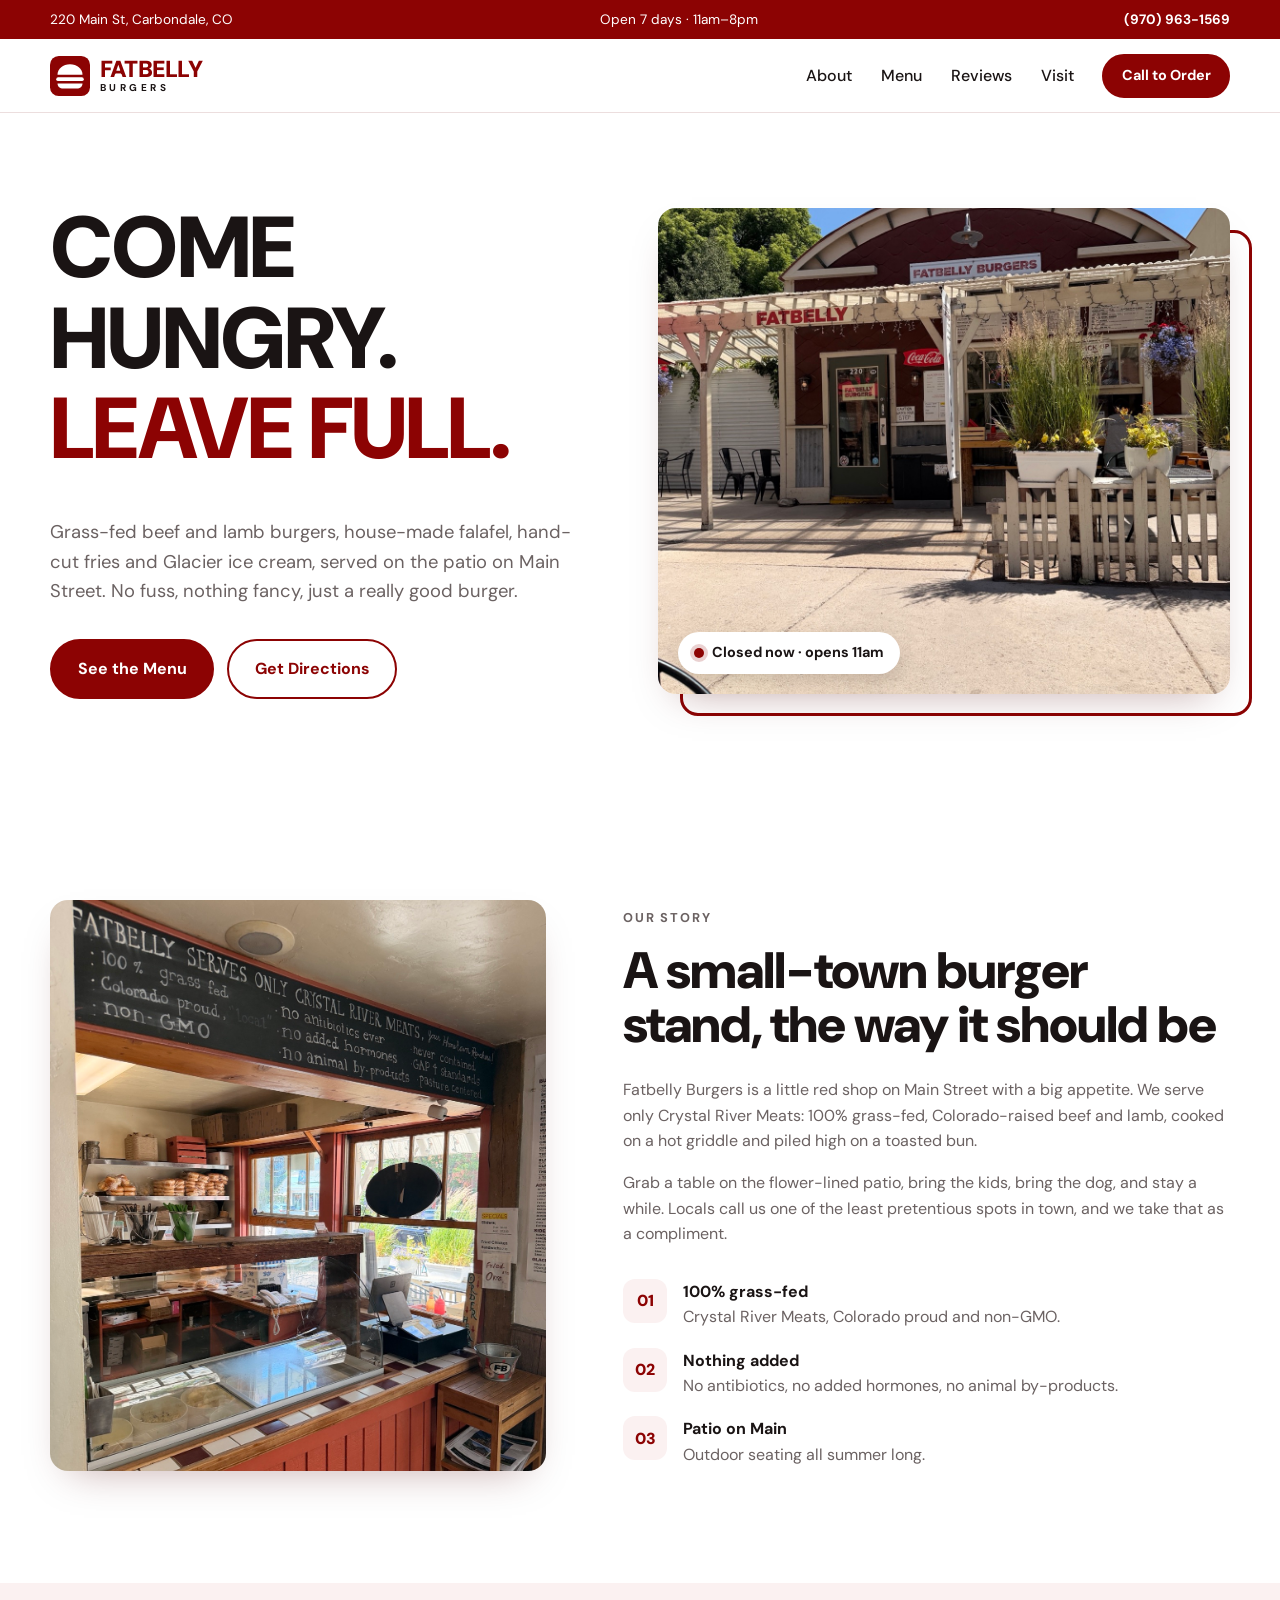
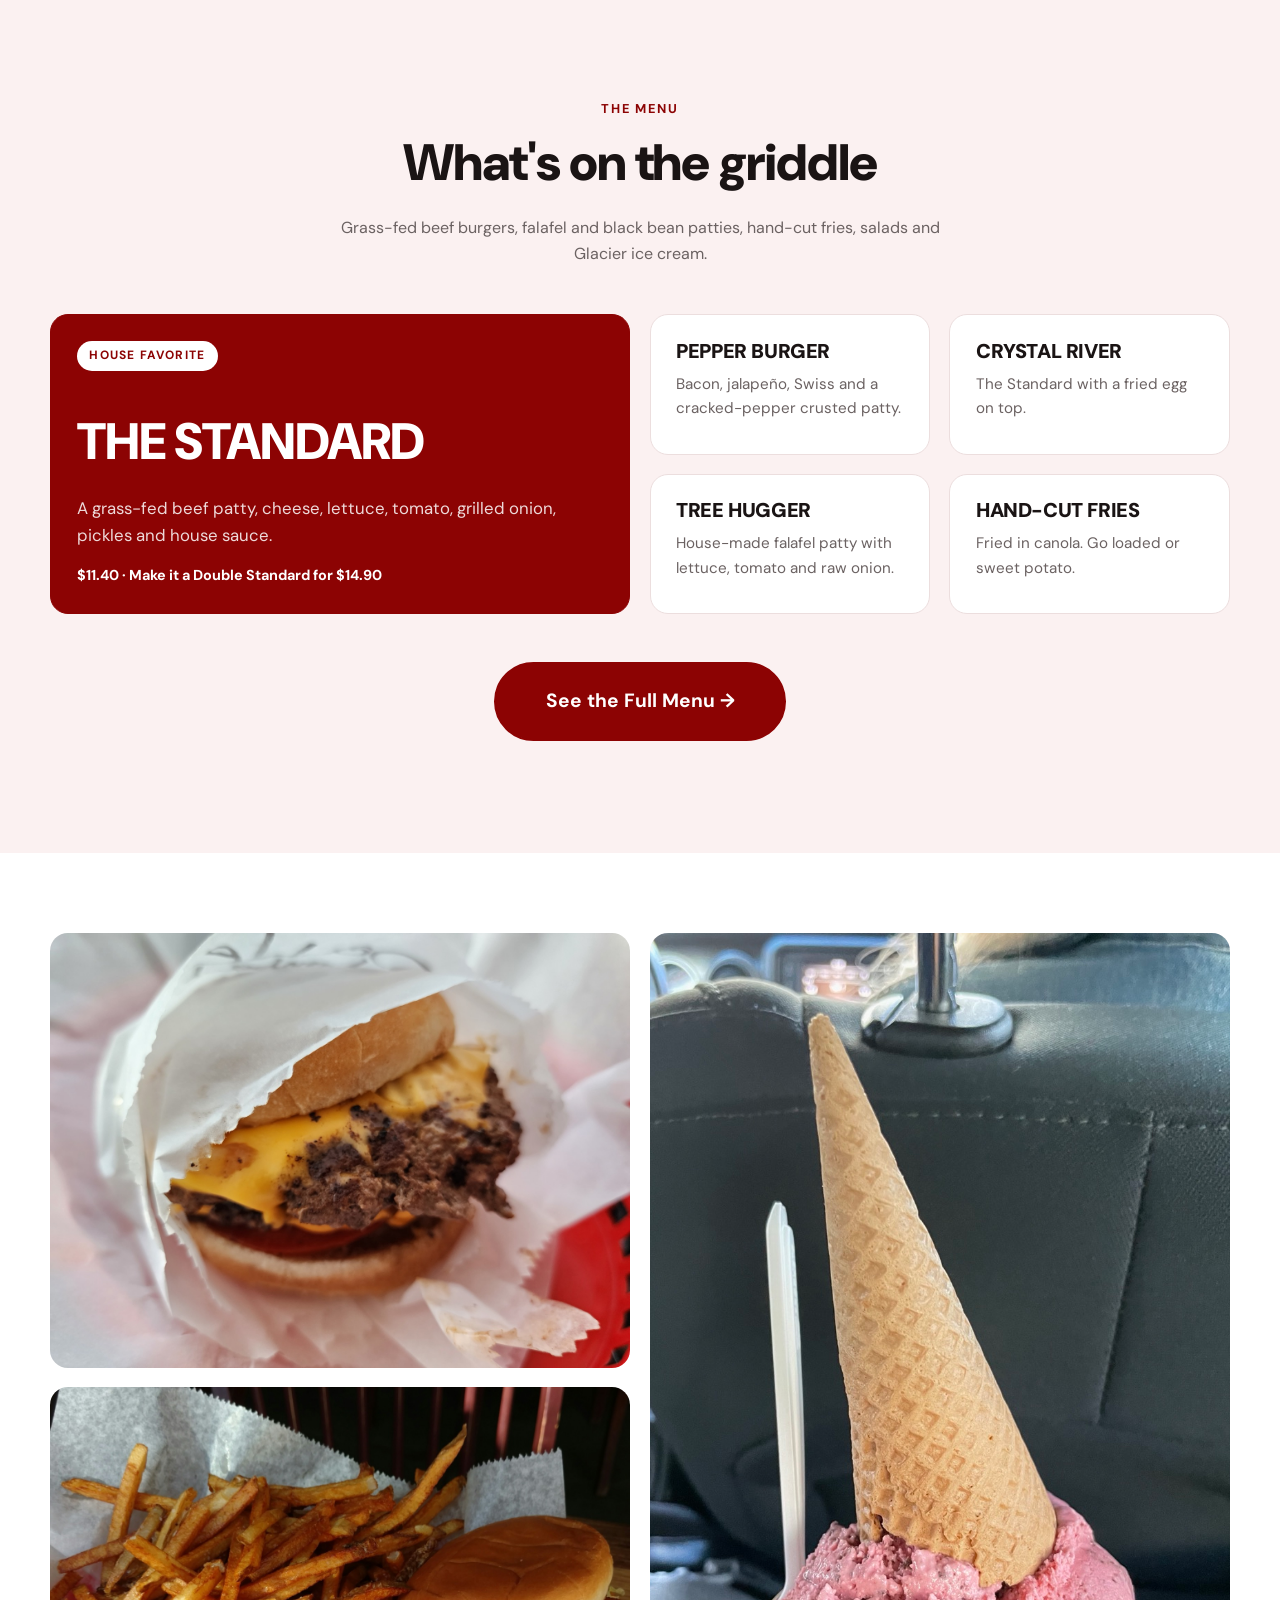
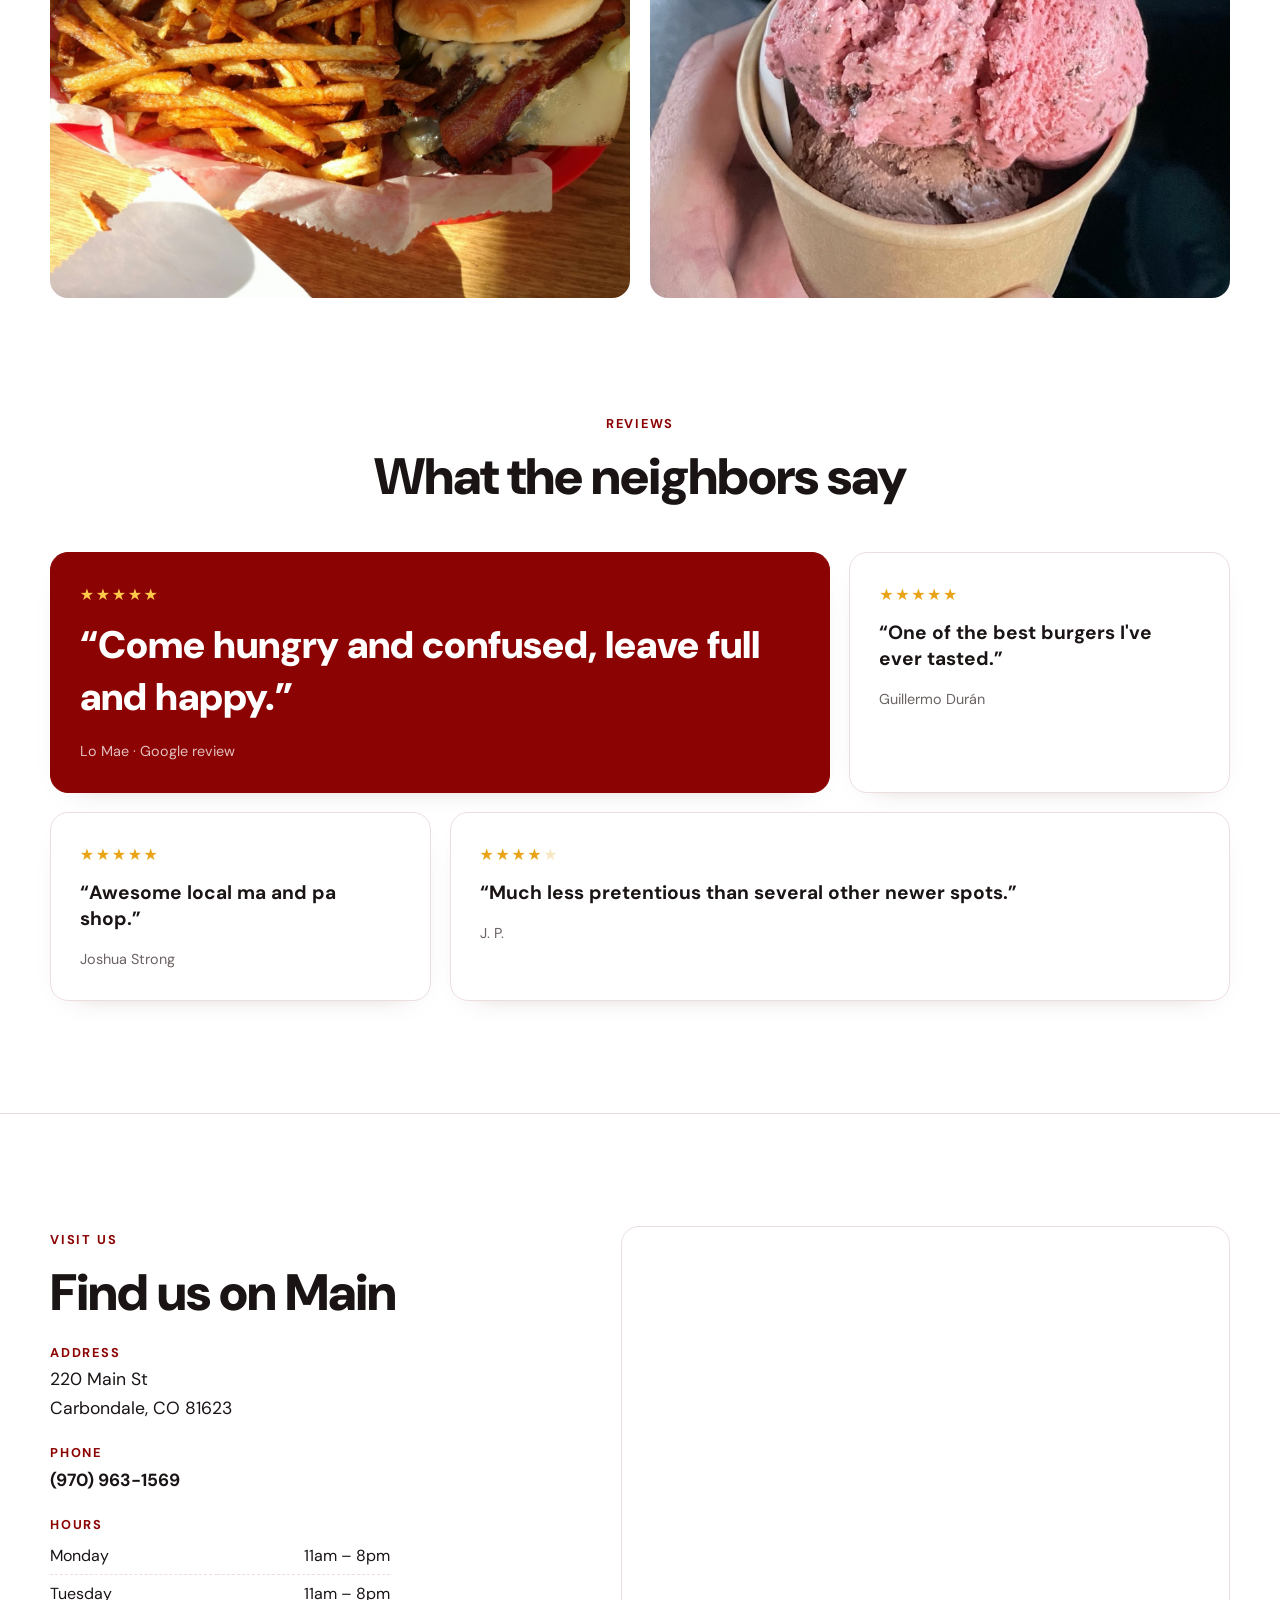
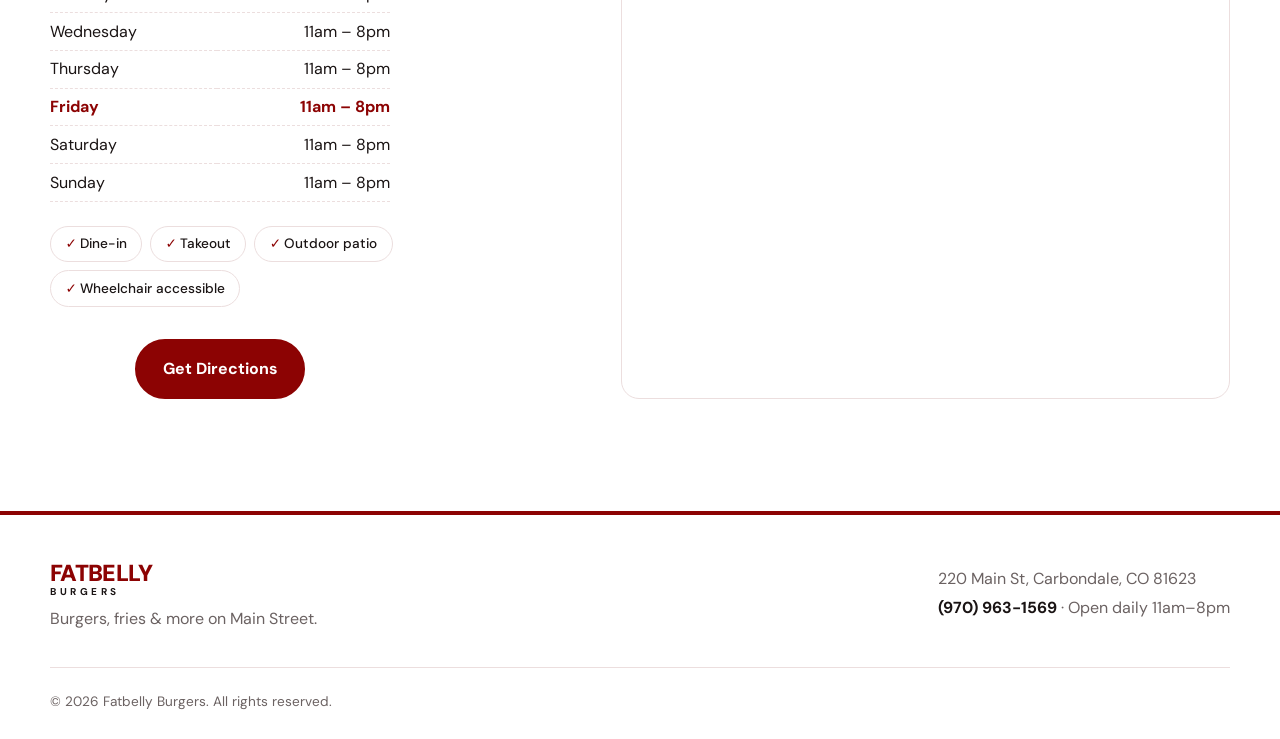
<file: index.html>
<!doctype html>
<html lang="en">
<head>
  <meta charset="utf-8">
  <meta name="viewport" content="width=device-width, initial-scale=1">
  <title>Fatbelly Burgers | Burgers, Fries &amp; More on Main Street, Carbondale, CO</title>
  <meta name="description" content="Fatbelly Burgers in Carbondale, Colorado. A local ma and pa burger joint on Main Street: griddled burgers, fries, tacos, hot dogs and salads. Open daily 11am–8pm. 220 Main St.">
  <link rel="preconnect" href="https://fonts.googleapis.com">
  <link rel="preconnect" href="https://fonts.gstatic.com" crossorigin>
  <link href="https://fonts.googleapis.com/css2?family=DM+Sans:ital,opsz,wght@0,9..40,400;0,9..40,500;0,9..40,700;0,9..40,900;1,9..40,400;1,9..40,900&display=swap" rel="stylesheet">
  <link rel="icon" type="image/svg+xml" href="images/favicon.svg">
  <link rel="stylesheet" href="styles.css?v=13">
</head>
<body>

  <!-- Top bar -->
  <div class="topbar">
    <div class="container topbar__inner">
      <span>220 Main St, Carbondale, CO</span>
      <span class="topbar__hours">Open 7 days · 11am–8pm</span>
      <a href="tel:+19709631569">(970) 963-1569</a>
    </div>
  </div>

  <!-- Header -->
  <header class="header" id="top">
    <div class="container header__inner">
      <a href="#top" class="logo" aria-label="Fatbelly Burgers home">
        <img src="images/favicon.svg" alt="" class="logo__mark" width="40" height="40">
        <span class="logo__text">Fatbelly<small>Burgers</small></span>
      </a>
      <button class="nav-toggle" aria-label="Open menu" aria-expanded="false" aria-controls="nav">
        <span></span><span></span><span></span>
      </button>
      <nav class="nav" id="nav">
        <a href="#about">About</a>
        <a href="menu.html">Menu</a>
        <a href="#reviews">Reviews</a>
        <a href="#visit">Visit</a>
        <a href="tel:+19709631569" class="btn btn--brand btn--sm">Call to Order</a>
      </nav>
    </div>
  </header>

  <main>
    <!-- Hero -->
    <section class="hero">
      <div class="container hero__inner">
        <div class="hero__text">
          <h1>Come hungry.<br><span class="hl">Leave full.</span></h1>
          <p class="lead">Grass-fed beef and lamb burgers, house-made falafel, hand-cut fries and Glacier ice cream, served on the patio on Main Street. No fuss, nothing fancy, just a really good burger.</p>
          <div class="hero__actions">
            <a href="menu.html" class="btn btn--brand">See the Menu</a>
            <a href="https://www.google.com/maps/search/?api=1&query=Fatbelly+Burgers+220+Main+St+Carbondale+CO+81623" target="_blank" rel="noopener" class="btn btn--outline">Get Directions</a>
          </div>
        </div>
        <div class="hero__media">
          <img src="images/shopfront.jpg" alt="The red Fatbelly Burgers shop at 220 Main St with its white pergola and patio planters" width="1200" height="1600">
          <div class="hero__tag">
            <span class="dot" aria-hidden="true"></span>
            <span id="open-status">Open daily 11am–8pm</span>
          </div>
        </div>
      </div>
    </section>

    <!-- About -->
    <section class="section about" id="about">
      <div class="container about__inner">
        <div class="about__media">
          <img src="images/counter.jpg" alt="The Fatbelly order counter under a chalkboard reading: Fatbelly serves only Crystal River Meats, 100% grass fed, Colorado proud, non-GMO" width="1200" height="1600" loading="lazy">
        </div>
        <div class="about__text">
          <p class="eyebrow">Our Story</p>
          <h2>A small-town burger stand, the way it should be</h2>
          <p>Fatbelly Burgers is a little red shop on Main Street with a big appetite. We serve only Crystal River Meats: 100% grass-fed, Colorado-raised beef and lamb, cooked on a hot griddle and piled high on a toasted bun.</p>
          <p>Grab a table on the flower-lined patio, bring the kids, bring the dog, and stay a while. Locals call us one of the least pretentious spots in town, and we take that as a compliment.</p>
          <ul class="features">
            <li><span class="features__num">01</span><div><strong>100% grass-fed</strong>Crystal River Meats, Colorado proud and non-GMO.</div></li>
            <li><span class="features__num">02</span><div><strong>Nothing added</strong>No antibiotics, no added hormones, no animal by-products.</div></li>
            <li><span class="features__num">03</span><div><strong>Patio on Main</strong>Outdoor seating all summer long.</div></li>
          </ul>
        </div>
      </div>
    </section>

    <!-- Menu -->
    <section class="section menu" id="menu">
      <div class="container">
        <div class="section__head">
          <p class="eyebrow">The Menu</p>
          <h2>What's on the griddle</h2>
          <p>Grass-fed beef burgers, falafel and black bean patties, hand-cut fries, salads and Glacier ice cream.</p>
        </div>
        <div class="menu__grid">
          <a href="menu.html#burgers" class="menu__card menu__card--feature">
            <span class="menu__tag">House favorite</span>
            <h3>The Standard</h3>
            <p>A grass-fed beef patty, cheese, lettuce, tomato, grilled onion, pickles and house sauce.</p>
            <p class="menu__add">$11.40 · Make it a Double Standard for $14.90</p>
          </a>
          <a href="menu.html#burgers" class="menu__card">
            <h3>Pepper Burger</h3>
            <p>Bacon, jalapeño, Swiss and a cracked-pepper crusted patty.</p>
          </a>
          <a href="menu.html#burgers" class="menu__card">
            <h3>Crystal River</h3>
            <p>The Standard with a fried egg on top.</p>
          </a>
          <a href="menu.html#burgers" class="menu__card">
            <h3>Tree Hugger</h3>
            <p>House-made falafel patty with lettuce, tomato and raw onion.</p>
          </a>
          <a href="menu.html#sides" class="menu__card">
            <h3>Hand-Cut Fries</h3>
            <p>Fried in canola. Go loaded or sweet potato.</p>
          </a>
        </div>
        <div class="menu__cta">
          <a href="menu.html" class="btn btn--brand btn--lg">See the Full Menu →</a>
        </div>
      </div>
    </section>

    <!-- Gallery -->
    <section class="gallery" aria-label="Photos of Fatbelly Burgers">
      <div class="container gallery__grid">
        <img src="images/burger-cheese.jpg" alt="A Fatbelly cheeseburger with melted American cheese, wrapped in paper" width="1400" height="1050" loading="lazy">
        <img class="gallery__tall" src="images/ice-cream.jpg" alt="A double scoop of Glacier ice cream in a cup topped with a waffle cone" width="1050" height="1400" loading="lazy">
        <img src="images/burger-bacon.jpg" alt="A bacon Swiss burger and a big basket of hand-cut fries" width="1400" height="1231" loading="lazy">
      </div>
    </section>

    <!-- Reviews -->
    <section class="section reviews" id="reviews">
      <div class="container">
        <div class="section__head">
          <p class="eyebrow">Reviews</p>
          <h2>What the neighbors say</h2>
        </div>
        <div class="reviews__grid">
          <figure class="review review--big">
            <div class="stars" aria-label="5 out of 5 stars">★★★★★</div>
            <blockquote>“Come hungry and confused, leave full and happy.”</blockquote>
            <figcaption>Lo Mae · Google review</figcaption>
          </figure>
          <figure class="review">
            <div class="stars" aria-label="5 out of 5 stars">★★★★★</div>
            <blockquote>“One of the best burgers I've ever tasted.”</blockquote>
            <figcaption>Guillermo Durán</figcaption>
          </figure>
          <figure class="review">
            <div class="stars" aria-label="5 out of 5 stars">★★★★★</div>
            <blockquote>“Awesome local ma and pa shop.”</blockquote>
            <figcaption>Joshua Strong</figcaption>
          </figure>
          <figure class="review review--wide">
            <div class="stars" aria-label="4 out of 5 stars">★★★★<span class="stars__off">★</span></div>
            <blockquote>“Much less pretentious than several other newer spots.”</blockquote>
            <figcaption>J. P.</figcaption>
          </figure>
        </div>
      </div>
    </section>

    <!-- Visit -->
    <section class="section visit" id="visit">
      <div class="container visit__inner">
        <div class="visit__info">
          <p class="eyebrow">Visit Us</p>
          <h2>Find us on Main</h2>
          <div class="visit__block">
            <h3>Address</h3>
            <p>220 Main St<br>Carbondale, CO 81623</p>
          </div>
          <div class="visit__block">
            <h3>Phone</h3>
            <p><a href="tel:+19709631569">(970) 963-1569</a></p>
          </div>
          <div class="visit__block">
            <h3>Hours</h3>
            <table class="hours">
              <tr data-day="1"><td>Monday</td><td>11am – 8pm</td></tr>
              <tr data-day="2"><td>Tuesday</td><td>11am – 8pm</td></tr>
              <tr data-day="3"><td>Wednesday</td><td>11am – 8pm</td></tr>
              <tr data-day="4"><td>Thursday</td><td>11am – 8pm</td></tr>
              <tr data-day="5"><td>Friday</td><td>11am – 8pm</td></tr>
              <tr data-day="6"><td>Saturday</td><td>11am – 8pm</td></tr>
              <tr data-day="0"><td>Sunday</td><td>11am – 8pm</td></tr>
            </table>
          </div>
          <ul class="amenities">
            <li>Dine-in</li>
            <li>Takeout</li>
            <li>Outdoor patio</li>
            <li>Wheelchair accessible</li>
          </ul>
          <div class="visit__cta">
            <a href="https://www.google.com/maps/search/?api=1&query=Fatbelly+Burgers+220+Main+St+Carbondale+CO+81623" target="_blank" rel="noopener" class="btn btn--brand">Get Directions</a>
          </div>
        </div>
        <div class="visit__map">
          <iframe title="Map to Fatbelly Burgers, 220 Main St, Carbondale, CO" src="https://www.google.com/maps?q=Fatbelly+Burgers,+220+Main+St,+Carbondale,+CO+81623&output=embed" loading="lazy" referrerpolicy="no-referrer-when-downgrade"></iframe>
        </div>
      </div>
    </section>
  </main>

  <!-- Footer -->
  <footer class="footer">
    <div class="container footer__inner">
      <div class="footer__brand">
        <span class="logo__text">Fatbelly<small>Burgers</small></span>
        <p>Burgers, fries &amp; more on Main Street.</p>
      </div>
      <div>
        <p>220 Main St, Carbondale, CO 81623</p>
        <p><a href="tel:+19709631569">(970) 963-1569</a> · Open daily 11am–8pm</p>
      </div>
    </div>
    <div class="container footer__bottom">
      <p>© <span id="year">2026</span> Fatbelly Burgers. All rights reserved.</p>
    </div>
  </footer>

  <script src="script.js?v=5"></script>
</body>
</html>
</file>
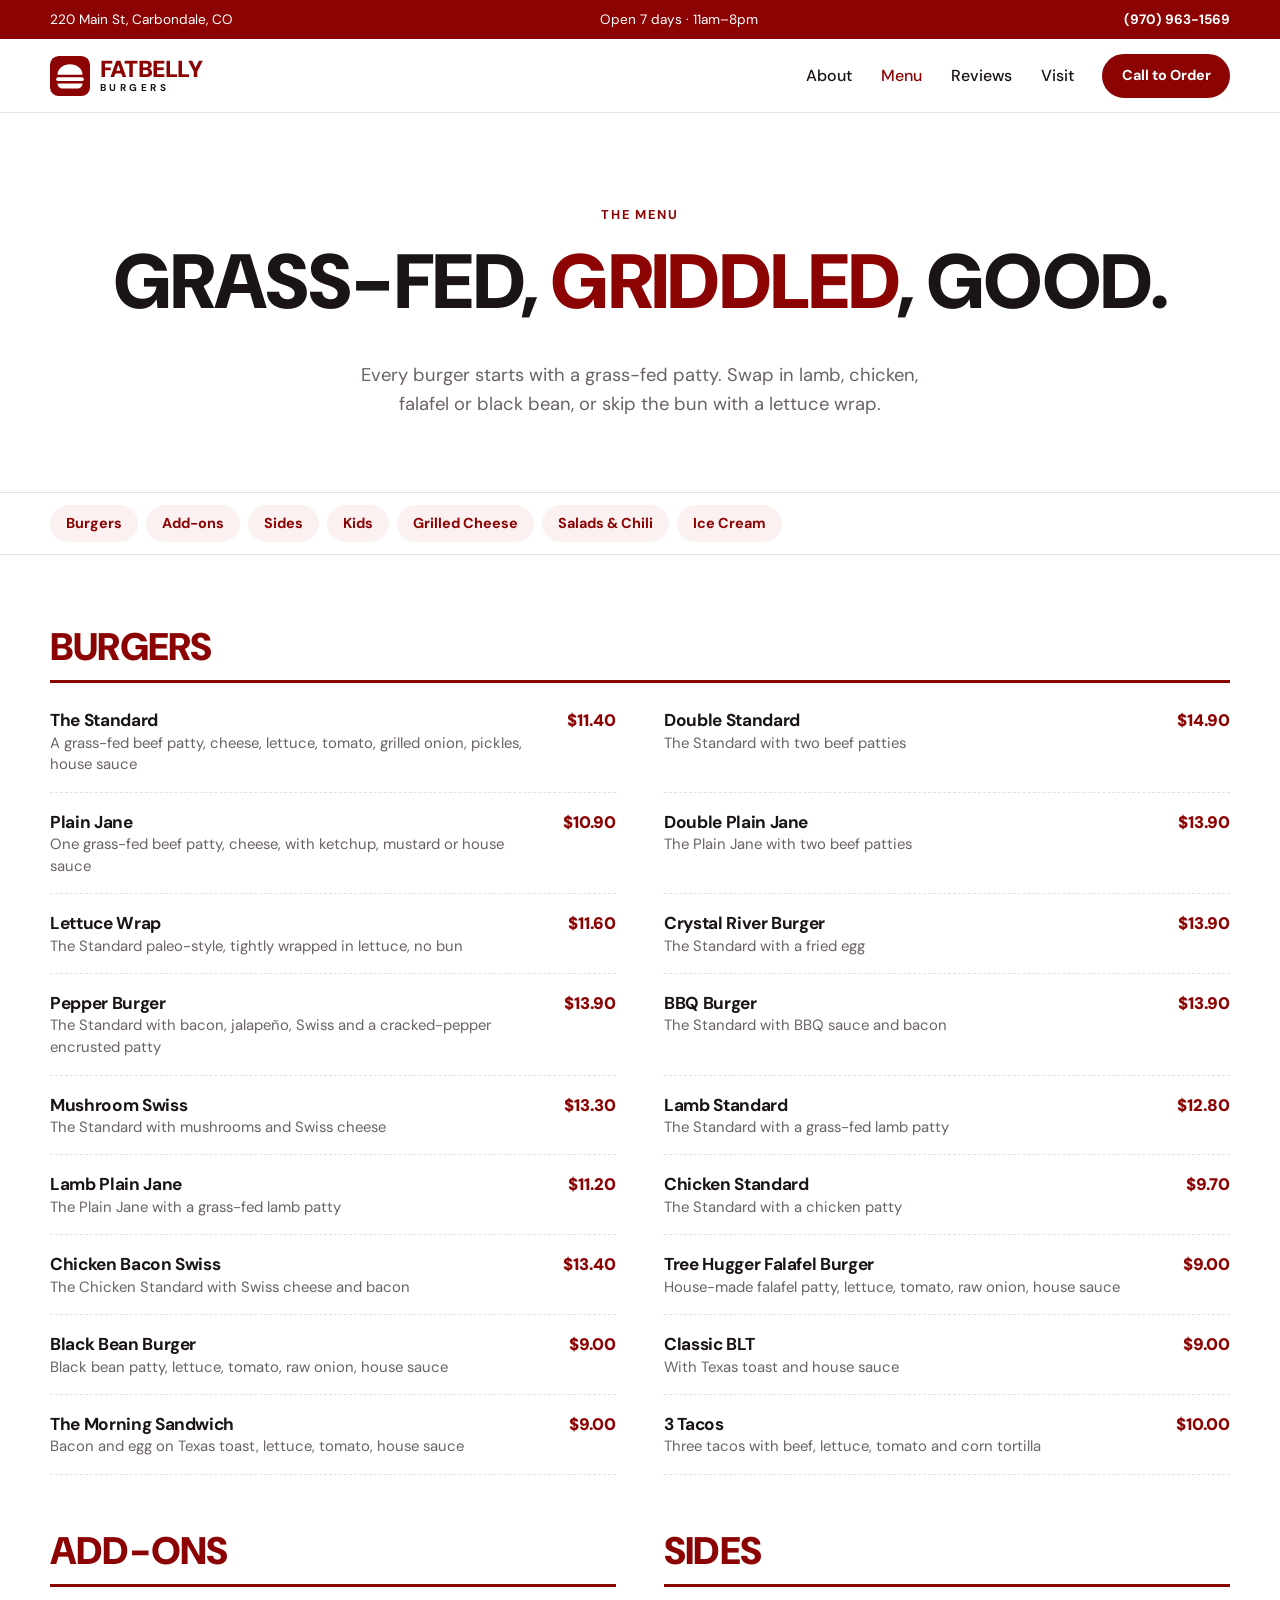
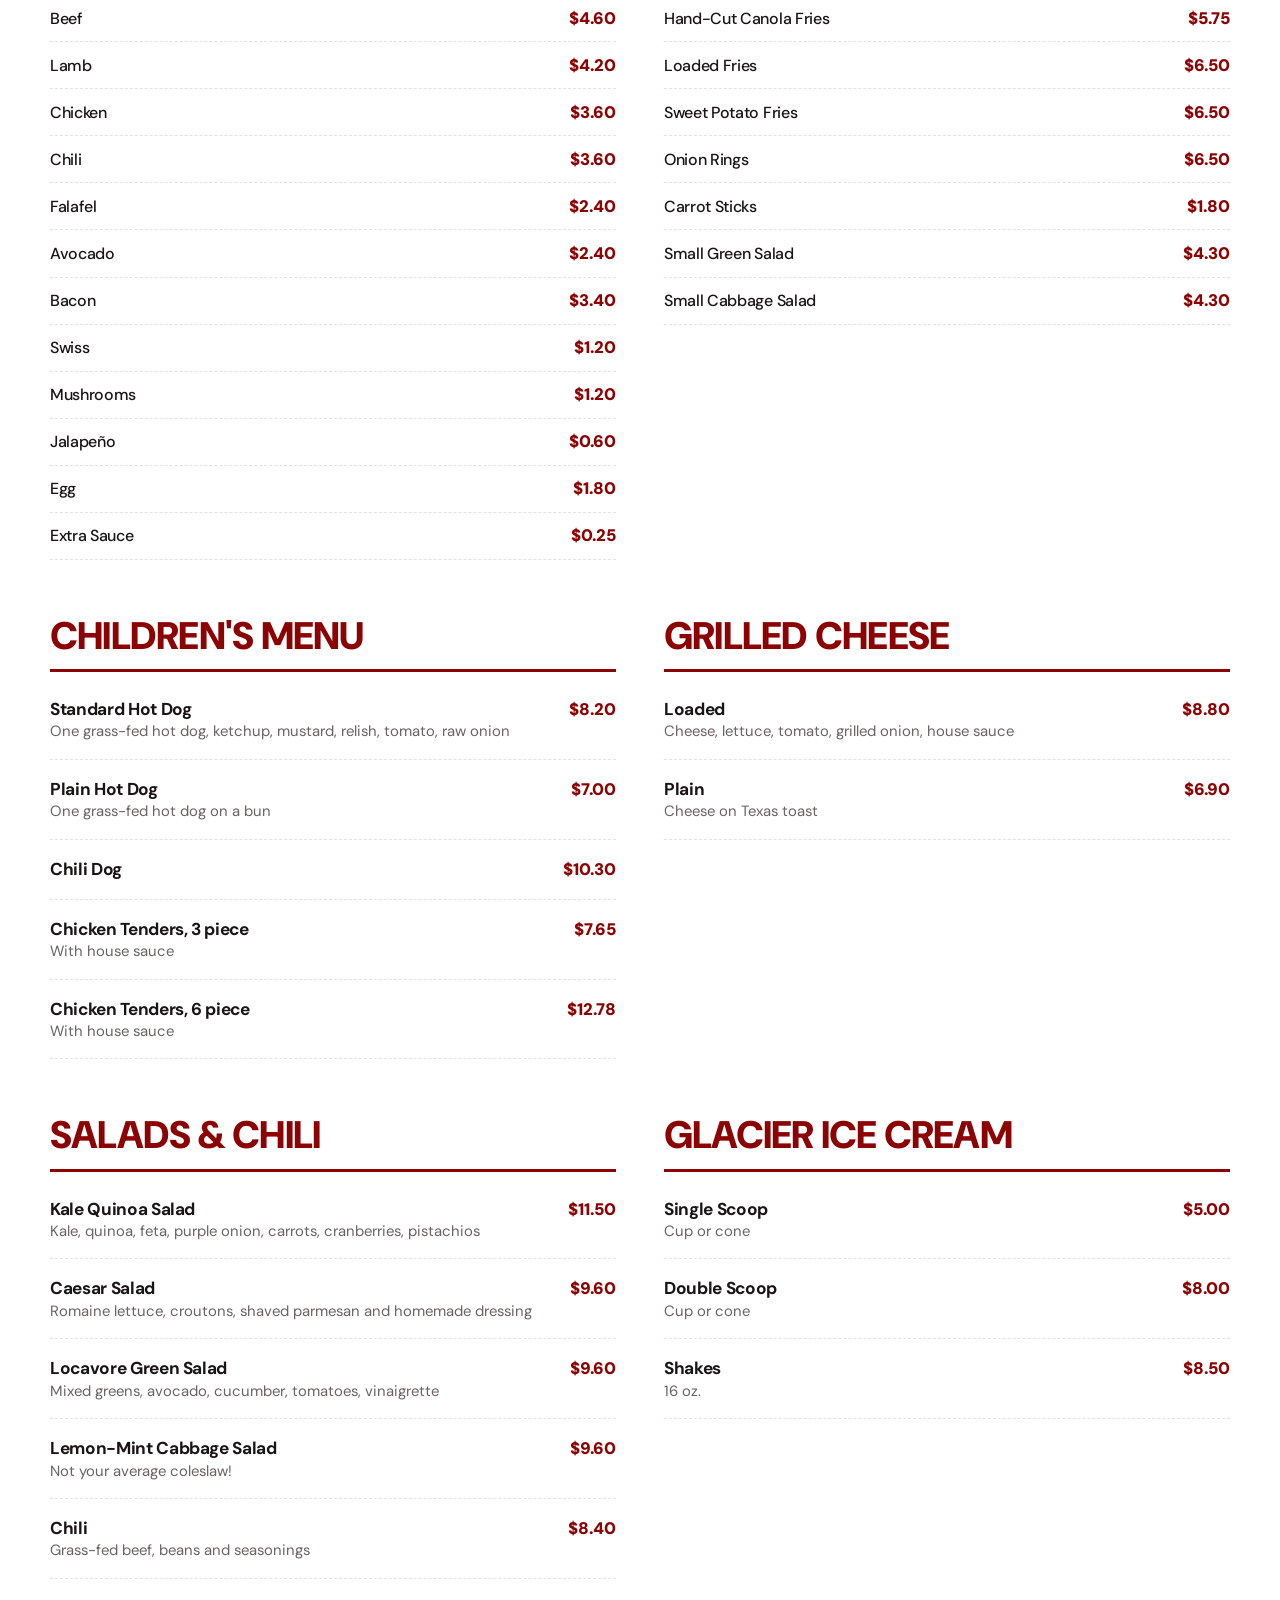
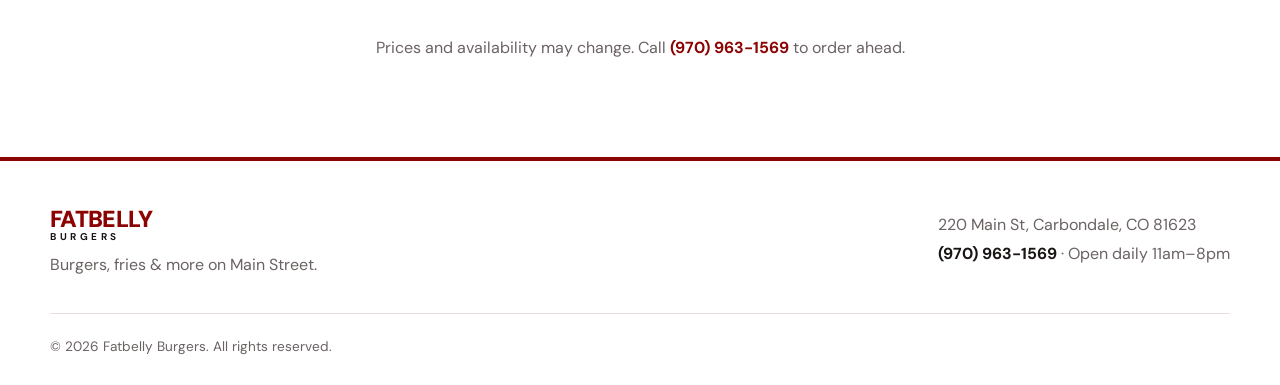
<file: menu.html>
<!doctype html>
<html lang="en">
<head>
  <meta charset="utf-8">
  <meta name="viewport" content="width=device-width, initial-scale=1">
  <title>Menu | Fatbelly Burgers, Carbondale, CO</title>
  <meta name="description" content="The full Fatbelly Burgers menu: grass-fed beef burgers, lamb, chicken, falafel and black bean burgers, hand-cut fries, salads, chili, kids' meals and Glacier ice cream. 220 Main St, Carbondale, CO.">
  <link rel="preconnect" href="https://fonts.googleapis.com">
  <link rel="preconnect" href="https://fonts.gstatic.com" crossorigin>
  <link href="https://fonts.googleapis.com/css2?family=DM+Sans:ital,opsz,wght@0,9..40,400;0,9..40,500;0,9..40,700;0,9..40,900;1,9..40,400;1,9..40,900&display=swap" rel="stylesheet">
  <link rel="icon" type="image/svg+xml" href="images/favicon.svg">
  <link rel="stylesheet" href="styles.css?v=13">
</head>
<body>

  <!-- Top bar -->
  <div class="topbar">
    <div class="container topbar__inner">
      <span>220 Main St, Carbondale, CO</span>
      <span class="topbar__hours">Open 7 days · 11am–8pm</span>
      <a href="tel:+19709631569">(970) 963-1569</a>
    </div>
  </div>

  <!-- Header -->
  <header class="header" id="top">
    <div class="container header__inner">
      <a href="index.html" class="logo" aria-label="Fatbelly Burgers home">
        <img src="images/favicon.svg" alt="" class="logo__mark" width="40" height="40">
        <span class="logo__text">Fatbelly<small>Burgers</small></span>
      </a>
      <button class="nav-toggle" aria-label="Open menu" aria-expanded="false" aria-controls="nav">
        <span></span><span></span><span></span>
      </button>
      <nav class="nav" id="nav">
        <a href="index.html#about">About</a>
        <a href="menu.html" aria-current="page">Menu</a>
        <a href="index.html#reviews">Reviews</a>
        <a href="index.html#visit">Visit</a>
        <a href="tel:+19709631569" class="btn btn--brand btn--sm">Call to Order</a>
      </nav>
    </div>
  </header>

  <main>
    <!-- Page head -->
    <section class="page-head">
      <div class="container">
        <p class="eyebrow">The Menu</p>
        <h1>Grass-fed, <span class="hl">griddled</span>, good.</h1>
        <p class="lead">Every burger starts with a grass-fed patty. Swap in lamb, chicken, falafel or black bean, or skip the bun with a lettuce wrap.</p>
      </div>
    </section>

    <!-- Category links -->
    <nav class="menu-nav" aria-label="Menu sections">
      <div class="container menu-nav__inner">
        <a href="#burgers">Burgers</a>
        <a href="#add-ons">Add-ons</a>
        <a href="#sides">Sides</a>
        <a href="#kids">Kids</a>
        <a href="#grilled-cheese">Grilled Cheese</a>
        <a href="#salads">Salads &amp; Chili</a>
        <a href="#ice-cream">Ice Cream</a>
      </div>
    </nav>

    <div class="container menu-page">

      <!-- Burgers -->
      <section class="menu-sec" id="burgers">
        <h2>Burgers</h2>
        <ul class="menu-list">
          <li><div><h3>The Standard</h3><p>A grass-fed beef patty, cheese, lettuce, tomato, grilled onion, pickles, house sauce</p></div><span class="price">$11.40</span></li>
          <li><div><h3>Double Standard</h3><p>The Standard with two beef patties</p></div><span class="price">$14.90</span></li>
          <li><div><h3>Plain Jane</h3><p>One grass-fed beef patty, cheese, with ketchup, mustard or house sauce</p></div><span class="price">$10.90</span></li>
          <li><div><h3>Double Plain Jane</h3><p>The Plain Jane with two beef patties</p></div><span class="price">$13.90</span></li>
          <li><div><h3>Lettuce Wrap</h3><p>The Standard paleo-style, tightly wrapped in lettuce, no bun</p></div><span class="price">$11.60</span></li>
          <li><div><h3>Crystal River Burger</h3><p>The Standard with a fried egg</p></div><span class="price">$13.90</span></li>
          <li><div><h3>Pepper Burger</h3><p>The Standard with bacon, jalapeño, Swiss and a cracked-pepper encrusted patty</p></div><span class="price">$13.90</span></li>
          <li><div><h3>BBQ Burger</h3><p>The Standard with BBQ sauce and bacon</p></div><span class="price">$13.90</span></li>
          <li><div><h3>Mushroom Swiss</h3><p>The Standard with mushrooms and Swiss cheese</p></div><span class="price">$13.30</span></li>
          <li><div><h3>Lamb Standard</h3><p>The Standard with a grass-fed lamb patty</p></div><span class="price">$12.80</span></li>
          <li><div><h3>Lamb Plain Jane</h3><p>The Plain Jane with a grass-fed lamb patty</p></div><span class="price">$11.20</span></li>
          <li><div><h3>Chicken Standard</h3><p>The Standard with a chicken patty</p></div><span class="price">$9.70</span></li>
          <li><div><h3>Chicken Bacon Swiss</h3><p>The Chicken Standard with Swiss cheese and bacon</p></div><span class="price">$13.40</span></li>
          <li><div><h3>Tree Hugger Falafel Burger</h3><p>House-made falafel patty, lettuce, tomato, raw onion, house sauce</p></div><span class="price">$9.00</span></li>
          <li><div><h3>Black Bean Burger</h3><p>Black bean patty, lettuce, tomato, raw onion, house sauce</p></div><span class="price">$9.00</span></li>
          <li><div><h3>Classic BLT</h3><p>With Texas toast and house sauce</p></div><span class="price">$9.00</span></li>
          <li><div><h3>The Morning Sandwich</h3><p>Bacon and egg on Texas toast, lettuce, tomato, house sauce</p></div><span class="price">$9.00</span></li>
          <li><div><h3>3 Tacos</h3><p>Three tacos with beef, lettuce, tomato and corn tortilla</p></div><span class="price">$10.00</span></li>
        </ul>
      </section>

      <div class="menu-cols">
        <!-- Add-ons -->
        <section class="menu-sec" id="add-ons">
          <h2>Add-ons</h2>
          <ul class="menu-list menu-list--compact">
            <li><h3>Beef</h3><span class="price">$4.60</span></li>
            <li><h3>Lamb</h3><span class="price">$4.20</span></li>
            <li><h3>Chicken</h3><span class="price">$3.60</span></li>
            <li><h3>Chili</h3><span class="price">$3.60</span></li>
            <li><h3>Falafel</h3><span class="price">$2.40</span></li>
            <li><h3>Avocado</h3><span class="price">$2.40</span></li>
            <li><h3>Bacon</h3><span class="price">$3.40</span></li>
            <li><h3>Swiss</h3><span class="price">$1.20</span></li>
            <li><h3>Mushrooms</h3><span class="price">$1.20</span></li>
            <li><h3>Jalapeño</h3><span class="price">$0.60</span></li>
            <li><h3>Egg</h3><span class="price">$1.80</span></li>
            <li><h3>Extra Sauce</h3><span class="price">$0.25</span></li>
          </ul>
        </section>

        <!-- Sides -->
        <section class="menu-sec" id="sides">
          <h2>Sides</h2>
          <ul class="menu-list menu-list--compact">
            <li><h3>Hand-Cut Canola Fries</h3><span class="price">$5.75</span></li>
            <li><h3>Loaded Fries</h3><span class="price">$6.50</span></li>
            <li><h3>Sweet Potato Fries</h3><span class="price">$6.50</span></li>
            <li><h3>Onion Rings</h3><span class="price">$6.50</span></li>
            <li><h3>Carrot Sticks</h3><span class="price">$1.80</span></li>
            <li><h3>Small Green Salad</h3><span class="price">$4.30</span></li>
            <li><h3>Small Cabbage Salad</h3><span class="price">$4.30</span></li>
          </ul>
        </section>

        <!-- Kids -->
        <section class="menu-sec" id="kids">
          <h2>Children's Menu</h2>
          <ul class="menu-list">
            <li><div><h3>Standard Hot Dog</h3><p>One grass-fed hot dog, ketchup, mustard, relish, tomato, raw onion</p></div><span class="price">$8.20</span></li>
            <li><div><h3>Plain Hot Dog</h3><p>One grass-fed hot dog on a bun</p></div><span class="price">$7.00</span></li>
            <li><div><h3>Chili Dog</h3></div><span class="price">$10.30</span></li>
            <li><div><h3>Chicken Tenders, 3 piece</h3><p>With house sauce</p></div><span class="price">$7.65</span></li>
            <li><div><h3>Chicken Tenders, 6 piece</h3><p>With house sauce</p></div><span class="price">$12.78</span></li>
          </ul>
        </section>

        <!-- Grilled cheese -->
        <section class="menu-sec" id="grilled-cheese">
          <h2>Grilled Cheese</h2>
          <ul class="menu-list">
            <li><div><h3>Loaded</h3><p>Cheese, lettuce, tomato, grilled onion, house sauce</p></div><span class="price">$8.80</span></li>
            <li><div><h3>Plain</h3><p>Cheese on Texas toast</p></div><span class="price">$6.90</span></li>
          </ul>
        </section>

        <!-- Salads -->
        <section class="menu-sec" id="salads">
          <h2>Salads &amp; Chili</h2>
          <ul class="menu-list">
            <li><div><h3>Kale Quinoa Salad</h3><p>Kale, quinoa, feta, purple onion, carrots, cranberries, pistachios</p></div><span class="price">$11.50</span></li>
            <li><div><h3>Caesar Salad</h3><p>Romaine lettuce, croutons, shaved parmesan and homemade dressing</p></div><span class="price">$9.60</span></li>
            <li><div><h3>Locavore Green Salad</h3><p>Mixed greens, avocado, cucumber, tomatoes, vinaigrette</p></div><span class="price">$9.60</span></li>
            <li><div><h3>Lemon-Mint Cabbage Salad</h3><p>Not your average coleslaw!</p></div><span class="price">$9.60</span></li>
            <li><div><h3>Chili</h3><p>Grass-fed beef, beans and seasonings</p></div><span class="price">$8.40</span></li>
          </ul>
        </section>

        <!-- Ice cream -->
        <section class="menu-sec" id="ice-cream">
          <h2>Glacier Ice Cream</h2>
          <ul class="menu-list">
            <li><div><h3>Single Scoop</h3><p>Cup or cone</p></div><span class="price">$5.00</span></li>
            <li><div><h3>Double Scoop</h3><p>Cup or cone</p></div><span class="price">$8.00</span></li>
            <li><div><h3>Shakes</h3><p>16 oz.</p></div><span class="price">$8.50</span></li>
          </ul>
        </section>
      </div>

      <p class="menu-note">Prices and availability may change. Call <a href="tel:+19709631569">(970) 963-1569</a> to order ahead.</p>
    </div>
  </main>

  <!-- Footer -->
  <footer class="footer">
    <div class="container footer__inner">
      <div class="footer__brand">
        <span class="logo__text">Fatbelly<small>Burgers</small></span>
        <p>Burgers, fries &amp; more on Main Street.</p>
      </div>
      <div>
        <p>220 Main St, Carbondale, CO 81623</p>
        <p><a href="tel:+19709631569">(970) 963-1569</a> · Open daily 11am–8pm</p>
      </div>
    </div>
    <div class="container footer__bottom">
      <p>© <span id="year">2026</span> Fatbelly Burgers. All rights reserved.</p>
    </div>
  </footer>

  <script src="script.js?v=5"></script>
</body>
</html>
</file>
<file: styles.css>
:root {
  --brand: #8c0303;
  --brand-dark: #6a0202;
  --brand-tint: #fbf1f1;
  --ink: #1a1414;
  --muted: #6b6262;
  --line: #ecdede;
  --bg: #ffffff;
  --radius: 18px;
  --shadow: 0 18px 40px -20px rgba(80, 0, 0, 0.35);
}

*, *::before, *::after { box-sizing: border-box; }

html { scroll-behavior: smooth; }

body {
  margin: 0;
  font-family: "DM Sans", system-ui, sans-serif;
  color: var(--ink);
  background: var(--bg);
  line-height: 1.6;
  -webkit-font-smoothing: antialiased;
}

img { max-width: 100%; height: auto; display: block; }
a { color: inherit; }

h1, h2, h3 { line-height: 1.05; margin: 0 0 0.5em; letter-spacing: -0.02em; }
h1 { font-size: clamp(2.8rem, 7vw, 5.4rem); font-weight: 900; text-transform: uppercase; }
h2 { font-size: clamp(2rem, 4.4vw, 3.2rem); font-weight: 900; }
h3 { font-size: 1.25rem; font-weight: 700; }

.container { width: min(1180px, 100% - 32px); margin-inline: auto; }

.eyebrow {
  display: inline-block;
  margin: 0 0 1rem;
  font-size: 0.8rem;
  font-weight: 700;
  letter-spacing: 0.14em;
  text-transform: uppercase;
  color: var(--brand);
}

.btn {
  display: inline-flex;
  align-items: center;
  justify-content: center;
  padding: 0.95em 1.6em;
  border-radius: 999px;
  border: 2px solid var(--brand);
  font-weight: 700;
  font-size: 1rem;
  text-decoration: none;
  white-space: nowrap;
  transition: background 0.2s, color 0.2s, transform 0.2s;
}
.btn:hover { transform: translateY(-2px); }
.btn--brand { background: var(--brand); color: #fff; }
.btn--brand:hover { background: var(--brand-dark); border-color: var(--brand-dark); }
.btn--outline { color: var(--brand); background: transparent; }
.btn--outline:hover { background: var(--brand); color: #fff; }
.btn--sm { padding: 0.6em 1.2em; font-size: 0.9rem; }
.btn--lg { padding: 1.15em 2.6em; font-size: 1.2rem; }

/* Top bar */
.topbar { background: var(--brand); color: #fff; font-size: 0.85rem; }
.topbar__inner { display: flex; justify-content: space-between; gap: 1rem; padding: 0.55rem 0; }
.topbar a { text-decoration: none; font-weight: 700; }

/* Header */
.header {
  position: sticky;
  top: 0;
  z-index: 50;
  background: rgba(255, 255, 255, 0.94);
  backdrop-filter: blur(10px);
  border-bottom: 1px solid var(--line);
}
.header__inner { display: flex; align-items: center; justify-content: space-between; padding: 0.9rem 0; }

.logo { display: flex; align-items: center; gap: 0.6rem; text-decoration: none; }
.logo__mark { width: 40px; height: 40px; }
.logo__text {
  display: flex;
  flex-direction: column;
  font-weight: 900;
  font-size: 1.45rem;
  line-height: 0.9;
  text-transform: uppercase;
  letter-spacing: -0.03em;
  color: var(--brand);
}
.logo__text small { font-size: 0.62rem; letter-spacing: 0.36em; color: var(--ink); font-weight: 700; margin-top: 4px; }

.nav { display: flex; align-items: center; gap: 1.8rem; }
.nav a:not(.btn) { text-decoration: none; font-weight: 500; }
.nav a:not(.btn):hover { color: var(--brand); }

.nav-toggle { display: none; background: none; border: 0; padding: 8px; cursor: pointer; }
.nav-toggle span { display: block; width: 24px; height: 2px; margin: 5px 0; background: var(--ink); }

/* Hero */
.hero { padding: clamp(3rem, 7vw, 6rem) 0; overflow: hidden; }
.hero__inner { display: grid; grid-template-columns: 1fr 1.05fr; gap: clamp(2rem, 5vw, 4rem); align-items: center; }
.hl { color: var(--brand); }
.lead { font-size: 1.15rem; color: var(--muted); max-width: 32em; margin: 0 0 2rem; }
.hero__actions { display: flex; flex-wrap: wrap; gap: 0.8rem; }

.hero__media { position: relative; }
.hero__media img {
  width: 100%;
  aspect-ratio: 4 / 3.4;
  object-fit: cover;
  object-position: 50% 60%;
  border-radius: var(--radius);
  box-shadow: var(--shadow);
}
.hero__media::before {
  content: "";
  position: absolute;
  inset: 22px -22px -22px 22px;
  border: 3px solid var(--brand);
  border-radius: var(--radius);
  z-index: -1;
}
.hero__tag {
  position: absolute;
  left: 20px;
  bottom: 20px;
  display: flex;
  align-items: center;
  gap: 0.5rem;
  padding: 0.6rem 1rem;
  border-radius: 999px;
  background: #fff;
  font-weight: 700;
  font-size: 0.9rem;
  box-shadow: 0 8px 20px rgba(0, 0, 0, 0.15);
}
.dot { width: 10px; height: 10px; border-radius: 50%; background: #1e9e4a; box-shadow: 0 0 0 4px rgba(30, 158, 74, 0.2); }
.hero__tag.is-closed .dot { background: var(--brand); box-shadow: 0 0 0 4px rgba(140, 3, 3, 0.18); }

/* Sections */
.section { padding: clamp(4rem, 9vw, 7rem) 0; }
.section__head { text-align: center; max-width: 640px; margin: 0 auto 3rem; }
.section__head p:not(.eyebrow) { color: var(--muted); }

/* About */
.about__inner { display: grid; grid-template-columns: 0.9fr 1.1fr; gap: clamp(2rem, 6vw, 5rem); align-items: center; }
.about__media img {
  width: 100%;
  aspect-ratio: 4 / 4.6;
  object-fit: cover;
  object-position: top;
  border-radius: var(--radius);
  box-shadow: var(--shadow);
}
.about__text > p { color: var(--muted); }

.features { list-style: none; padding: 0; margin: 2rem 0 0; display: grid; gap: 1.1rem; }
.features li { display: flex; gap: 1rem; align-items: flex-start; }
.features strong { display: block; color: var(--ink); }
.features div { color: var(--muted); }
.features__num {
  flex: none;
  width: 44px;
  height: 44px;
  display: grid;
  place-items: center;
  border-radius: 12px;
  background: var(--brand-tint);
  color: var(--brand);
  font-weight: 900;
}

/* Menu */
.menu { background: var(--brand-tint); }
.menu__grid { display: grid; grid-template-columns: repeat(4, 1fr); gap: 1.2rem; }
.menu__card {
  background: #fff;
  border: 1px solid var(--line);
  border-radius: var(--radius);
  padding: 1.6rem;
  color: var(--ink);
  text-decoration: none;
  transition: transform 0.2s, box-shadow 0.2s;
}
.menu__card:hover { transform: translateY(-4px); box-shadow: var(--shadow); }
.menu__card h3 { text-transform: uppercase; font-weight: 900; }
.menu__card p { margin: 0; color: var(--muted); font-size: 0.95rem; }
.menu__card--feature {
  grid-column: span 2;
  grid-row: span 2;
  display: flex;
  flex-direction: column;
  justify-content: flex-end;
  min-height: 300px;
  background: var(--brand);
  color: #fff;
  border-color: var(--brand);
}
.menu__card--feature h3 { font-size: clamp(2.2rem, 4vw, 3.4rem); }
.menu__card--feature p { color: rgba(255, 255, 255, 0.85); font-size: 1.05rem; }
.menu__card--feature .menu__add { margin-top: 1rem; font-weight: 700; color: #fff; font-size: 0.9rem; }
.menu__cta { display: flex; justify-content: center; margin-top: 3rem; }
.menu__tag {
  align-self: flex-start;
  margin-bottom: auto;
  padding: 0.35rem 0.8rem;
  border-radius: 999px;
  background: #fff;
  color: var(--brand);
  font-size: 0.75rem;
  font-weight: 700;
  text-transform: uppercase;
  letter-spacing: 0.1em;
}

/* Gallery */
.gallery { padding: clamp(3rem, 7vw, 5rem) 0 0; }
.gallery__grid {
  display: grid;
  grid-template-columns: 1fr 1fr;
  gap: 1.2rem;
  align-items: start;
}
.gallery__grid img { width: 100%; border-radius: var(--radius); }
.gallery__tall { grid-column: 2; grid-row: 1 / span 2; height: 100%; object-fit: cover; }

/* Menu page */
.page-head { padding: clamp(3rem, 7vw, 5.5rem) 0 2.5rem; text-align: center; }
.page-head h1 { font-size: clamp(2.6rem, 6.5vw, 4.8rem); }
.page-head .lead { margin-inline: auto; }

.menu-nav {
  position: sticky;
  top: 74px;
  z-index: 40;
  background: #fff;
  border-block: 1px solid var(--line);
}
.menu-nav__inner { display: flex; gap: 0.5rem; padding: 0.75rem 0; overflow-x: auto; scrollbar-width: none; }
.menu-nav__inner::-webkit-scrollbar { display: none; }
.menu-nav a {
  flex: none;
  padding: 0.45rem 1rem;
  border-radius: 999px;
  background: var(--brand-tint);
  color: var(--brand);
  font-weight: 700;
  font-size: 0.9rem;
  text-decoration: none;
  transition: background 0.2s, color 0.2s;
}
.menu-nav a:hover { background: var(--brand); color: #fff; }

.menu-page { padding: clamp(2.5rem, 6vw, 4.5rem) 0 clamp(4rem, 9vw, 6rem); }
.menu-sec { scroll-margin-top: 140px; margin-bottom: 3.5rem; }
.menu-sec h2 {
  font-size: clamp(1.7rem, 3.4vw, 2.4rem);
  text-transform: uppercase;
  color: var(--brand);
  padding-bottom: 0.8rem;
  border-bottom: 3px solid var(--brand);
  margin-bottom: 0.5rem;
}
.menu-list { list-style: none; margin: 0; padding: 0; }
#burgers .menu-list { display: grid; grid-template-columns: 1fr 1fr; column-gap: 3rem; }
.menu-list li {
  display: flex;
  justify-content: space-between;
  align-items: baseline;
  gap: 1rem;
  padding: 1rem 0;
  border-bottom: 1px dashed var(--line);
}
.menu-list h3 { margin: 0; font-size: 1.08rem; }
.menu-list p { margin: 0.2rem 0 0; color: var(--muted); font-size: 0.93rem; line-height: 1.45; }
.menu-list--compact li { padding: 0.6rem 0; }
.menu-list--compact h3 { font-weight: 500; font-size: 1rem; }
.price { flex: none; font-weight: 900; color: var(--brand); font-size: 1.05rem; }
.menu-cols { display: grid; grid-template-columns: 1fr 1fr; column-gap: 3rem; }
.menu-note { text-align: center; color: var(--muted); margin: 0; }
.menu-note a { color: var(--brand); font-weight: 700; text-decoration: none; }
.nav a[aria-current="page"] { color: var(--brand); }

/* Reviews */
.reviews { background: var(--bg); }
.reviews__grid { display: grid; grid-template-columns: repeat(3, 1fr); gap: 1.2rem; }
.review {
  margin: 0;
  padding: 1.8rem;
  border-radius: var(--radius);
  background: #fff;
  border: 1px solid var(--line);
  box-shadow: 0 10px 30px -24px rgba(80, 0, 0, 0.4);
}
.review--wide { grid-column: span 2; }
.review--big { grid-column: span 2; background: var(--brand); border-color: var(--brand); color: #fff; }
.review blockquote { margin: 0.8rem 0 1rem; font-size: 1.2rem; font-weight: 700; line-height: 1.35; }
.review--big blockquote { font-size: clamp(1.6rem, 3vw, 2.4rem); font-weight: 900; }
.review figcaption { font-size: 0.9rem; color: var(--muted); }
.review--big figcaption { color: rgba(255, 255, 255, 0.75); }
.stars { color: #e8a317; letter-spacing: 0.1em; }
.review--big .stars { color: #ffc94a; }
.stars__off { opacity: 0.25; }

/* Visit */
.visit { border-top: 1px solid var(--line); }
.visit__inner { display: grid; grid-template-columns: 1fr 1.2fr; gap: clamp(2rem, 5vw, 4rem); align-items: stretch; }
.visit__block { margin-bottom: 1.5rem; }
.visit__block h3 { font-size: 0.8rem; text-transform: uppercase; letter-spacing: 0.14em; color: var(--brand); margin-bottom: 0.4rem; }
.visit__block p { margin: 0; font-size: 1.1rem; }
.visit__block a { text-decoration: none; font-weight: 700; }

.hours { border-collapse: collapse; width: 100%; max-width: 340px; }
.hours td { padding: 0.35rem 0; border-bottom: 1px dashed var(--line); }
.hours td:last-child { text-align: right; }
.hours tr.is-today { color: var(--brand); font-weight: 700; }

.visit__cta { max-width: 340px; display: flex; justify-content: center; }
.amenities { list-style: none; padding: 0; margin: 0 0 2rem; display: flex; flex-wrap: wrap; gap: 0.5rem; }
.amenities li {
  padding: 0.4rem 0.9rem;
  border-radius: 999px;
  border: 1px solid var(--line);
  font-size: 0.85rem;
  font-weight: 500;
}
.amenities li::before { content: "✓ "; color: var(--brand); font-weight: 700; }

.visit__map { min-height: 420px; border-radius: var(--radius); overflow: hidden; border: 1px solid var(--line); }
.visit__map iframe { width: 100%; height: 100%; min-height: 420px; border: 0; display: block; }

/* Footer */
.footer { border-top: 4px solid var(--brand); padding: 3rem 0 1.5rem; }
.footer__inner { display: flex; justify-content: space-between; gap: 2rem; flex-wrap: wrap; }
.footer p { margin: 0.2rem 0; color: var(--muted); }
.footer a { text-decoration: none; font-weight: 700; color: var(--ink); }
.footer__brand p { margin-top: 0.6rem; }
.footer__bottom { margin-top: 2rem; padding-top: 1.2rem; border-top: 1px solid var(--line); font-size: 0.85rem; }

/* Responsive */
@media (max-width: 960px) {
  .hero__inner, .about__inner, .visit__inner { grid-template-columns: 1fr; }
  .about__media img { aspect-ratio: 4 / 3.6; }
  .menu__grid { grid-template-columns: repeat(2, 1fr); }
  .reviews__grid { grid-template-columns: 1fr 1fr; }
  #burgers .menu-list, .menu-cols { grid-template-columns: 1fr; }
  .topbar__hours { display: none; }
}

@media (max-width: 760px) {
  .nav-toggle { display: block; }
  .nav {
    position: absolute;
    top: 100%;
    left: 0;
    right: 0;
    flex-direction: column;
    align-items: stretch;
    gap: 0;
    padding: 0.5rem 16px 1rem;
    background: #fff;
    border-bottom: 1px solid var(--line);
    display: none;
  }
  .nav.is-open { display: flex; }
  .nav a:not(.btn) { padding: 0.8rem 0; border-bottom: 1px solid var(--line); }
  .nav .btn { margin-top: 1rem; }
  .hero__media::before { inset: 14px -10px -14px 14px; }
}

@media (max-width: 560px) {
  .topbar__inner { justify-content: center; }
  .topbar__inner > span { display: none; }
  .menu__grid, .reviews__grid { grid-template-columns: 1fr; }
  .menu__card--feature, .review--big, .review--wide { grid-column: auto; }
  .hero__actions .btn { flex: 1; padding-inline: 1em; }
}

@media (prefers-reduced-motion: reduce) {
  html { scroll-behavior: auto; }
}
</file>
